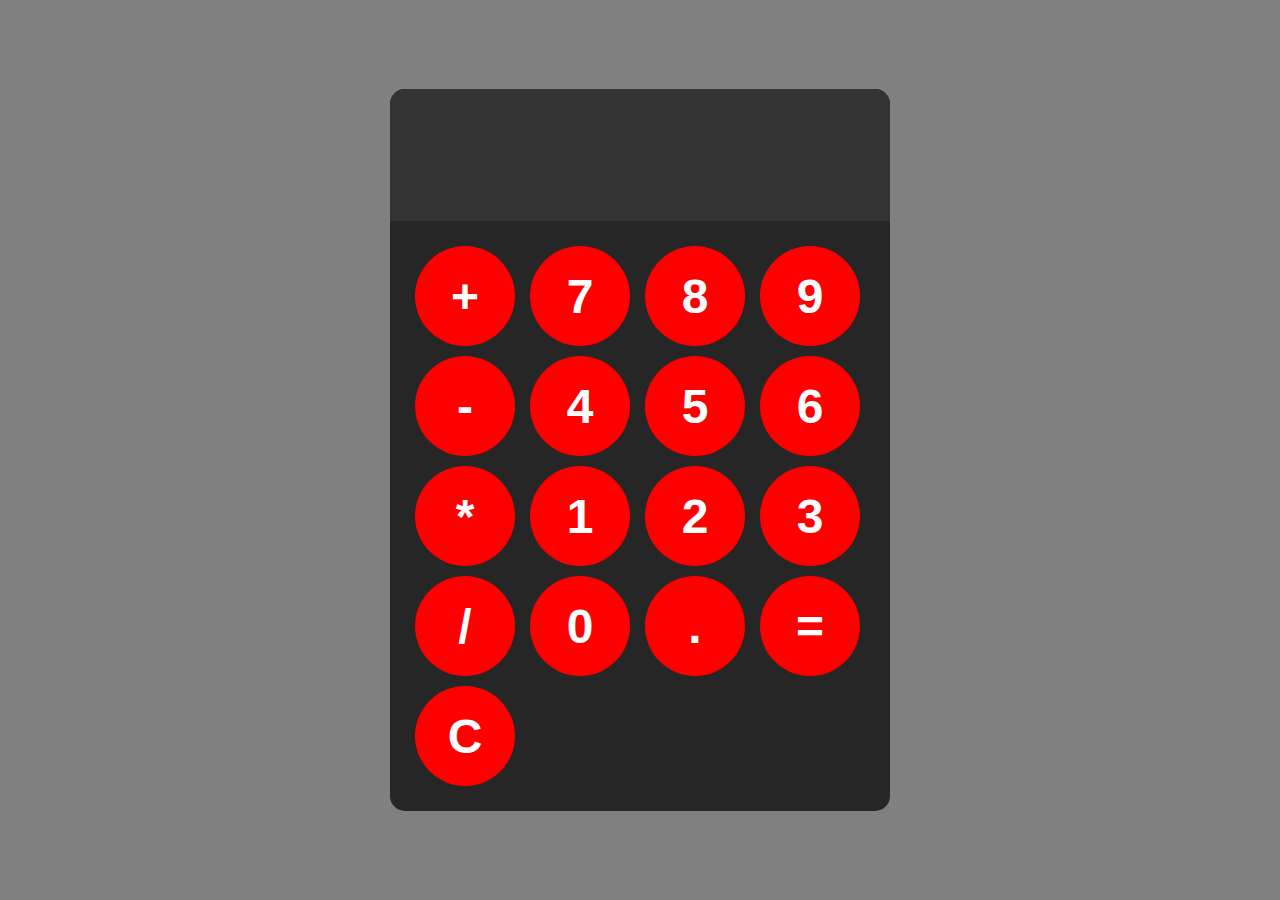
<file: Calculator/index.html>
<!DOCTYPE html>
<html lang="en">
<head>
    <meta charset="UTF-8">
    <meta name="viewport" content="width=divice-width, initial-scale=1.0">
    <title>Document</title>
    <link rel="stylesheet" href="styles.css">
</head>
<body>
    
    <div id="calculator">
        <input id="display" readonly>
        <div id="keys">
            <button onclick="appendToDisplay('+')">+</button>
            <button onclick="appendToDisplay('7')">7</button>
            <button onclick="appendToDisplay('8')">8</button>
            <button onclick="appendToDisplay('9')">9</button>
            <button onclick="appendToDisplay('-')">-</button>
            <button onclick="appendToDisplay('4')">4</button>
            <button onclick="appendToDisplay('5')">5</button>
            <button onclick="appendToDisplay('6')">6</button>
            <button onclick="appendToDisplay('*')">*</button>
            <button onclick="appendToDisplay('1')">1</button>
            <button onclick="appendToDisplay('2')">2</button>
            <button onclick="appendToDisplay('3')">3</button>
            <button onclick="appendToDisplay('/')">/</button>
            <button onclick="appendToDisplay('0')">0</button>
            <button onclick="appendToDisplay('.')">.</button>
            <button onclick="calculate()">=</button>
            <button onclick="clearDisplay()">C</button>
        </div>

    </div>

    <script src="index.js"></script>
</body>

</html>
</file>
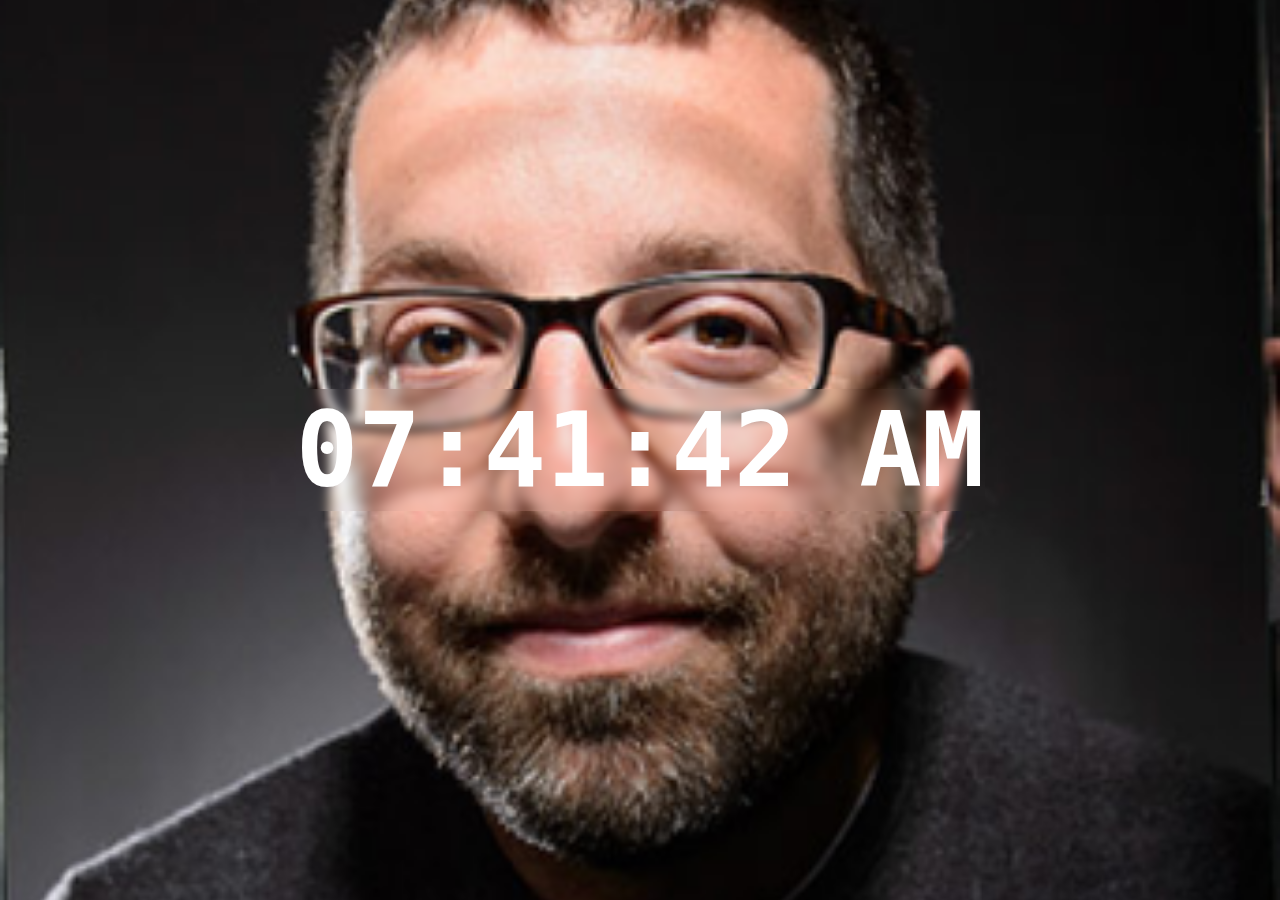
<file: Clock/index.html>
<!DOCTYPE html>
<html lang="en">
<head>
    <meta charset="UTF-8">
    <meta name="viewport" content="width=divice-width, initial-scale=1.0">
    <title>Document</title>
    <link rel="stylesheet" href="styles.css">
</head>
<body>
    <div id="clock-container">
        <div id="clock">00:00:00</div>
    </div>

    <script src="index.js"></script>
</body>
</html>
</file>
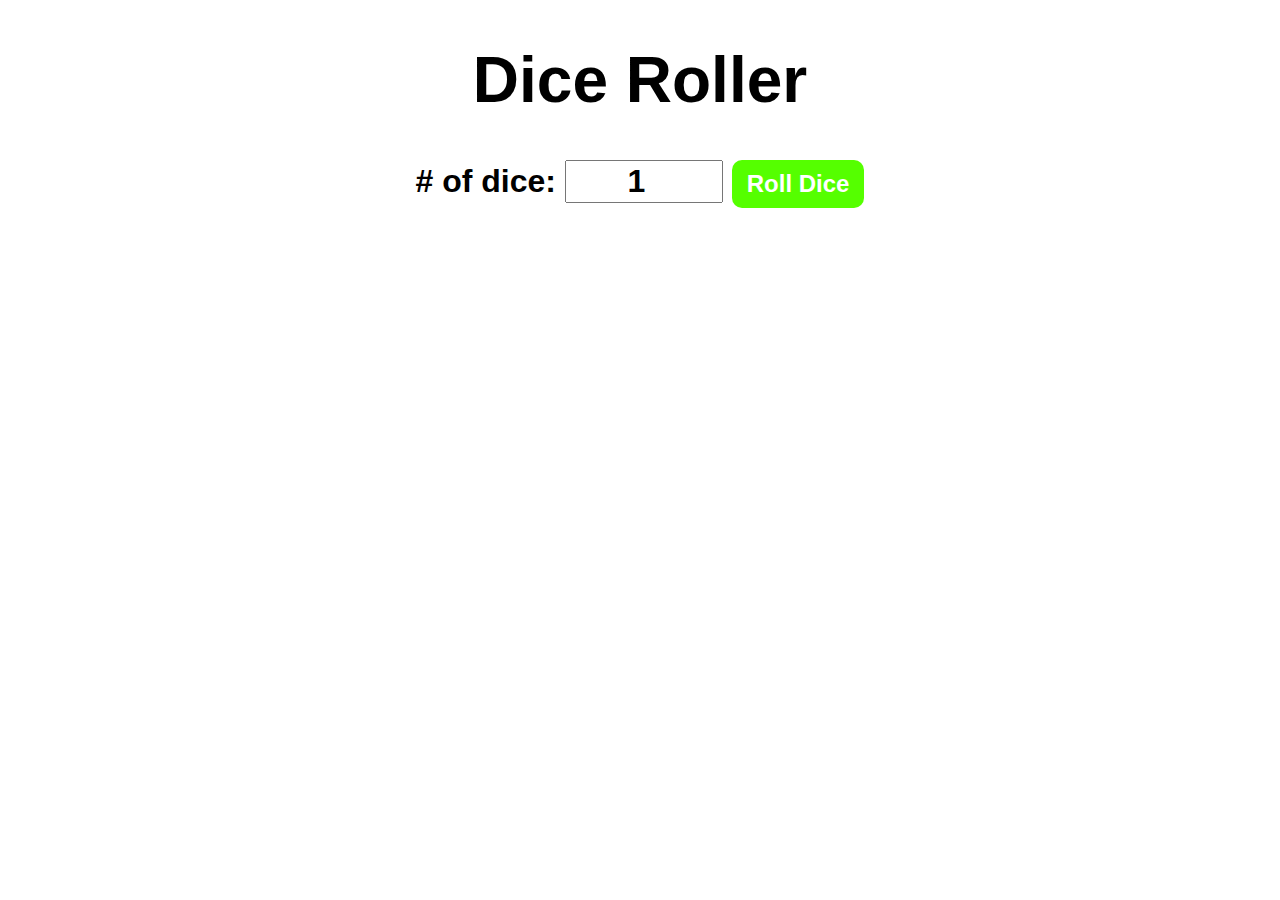
<file: Dice_Roller/index.html>
<!DOCTYPE html>
<html lang="en">
<head>
    <meta charset="UTF-8">
    <meta name="viewport" content="width=divice-width, initial-scale=1.0">
    <title>Document</title>
    <link rel="stylesheet" href="styles.css">
</head>
<body>

    <div id="container">
        <h1>Dice Roller</h1>
        <label># of dice:</label>
        <input type="number" id="numOfDice" value="1" min="1">
        <button onclick="rollDice()">Roll Dice</button>
        <div id="diceResult"></div>
        <div id="diceImages"></div>
    </div>
    
    <script src="index.js"></script>
</body>

</html>
</file>
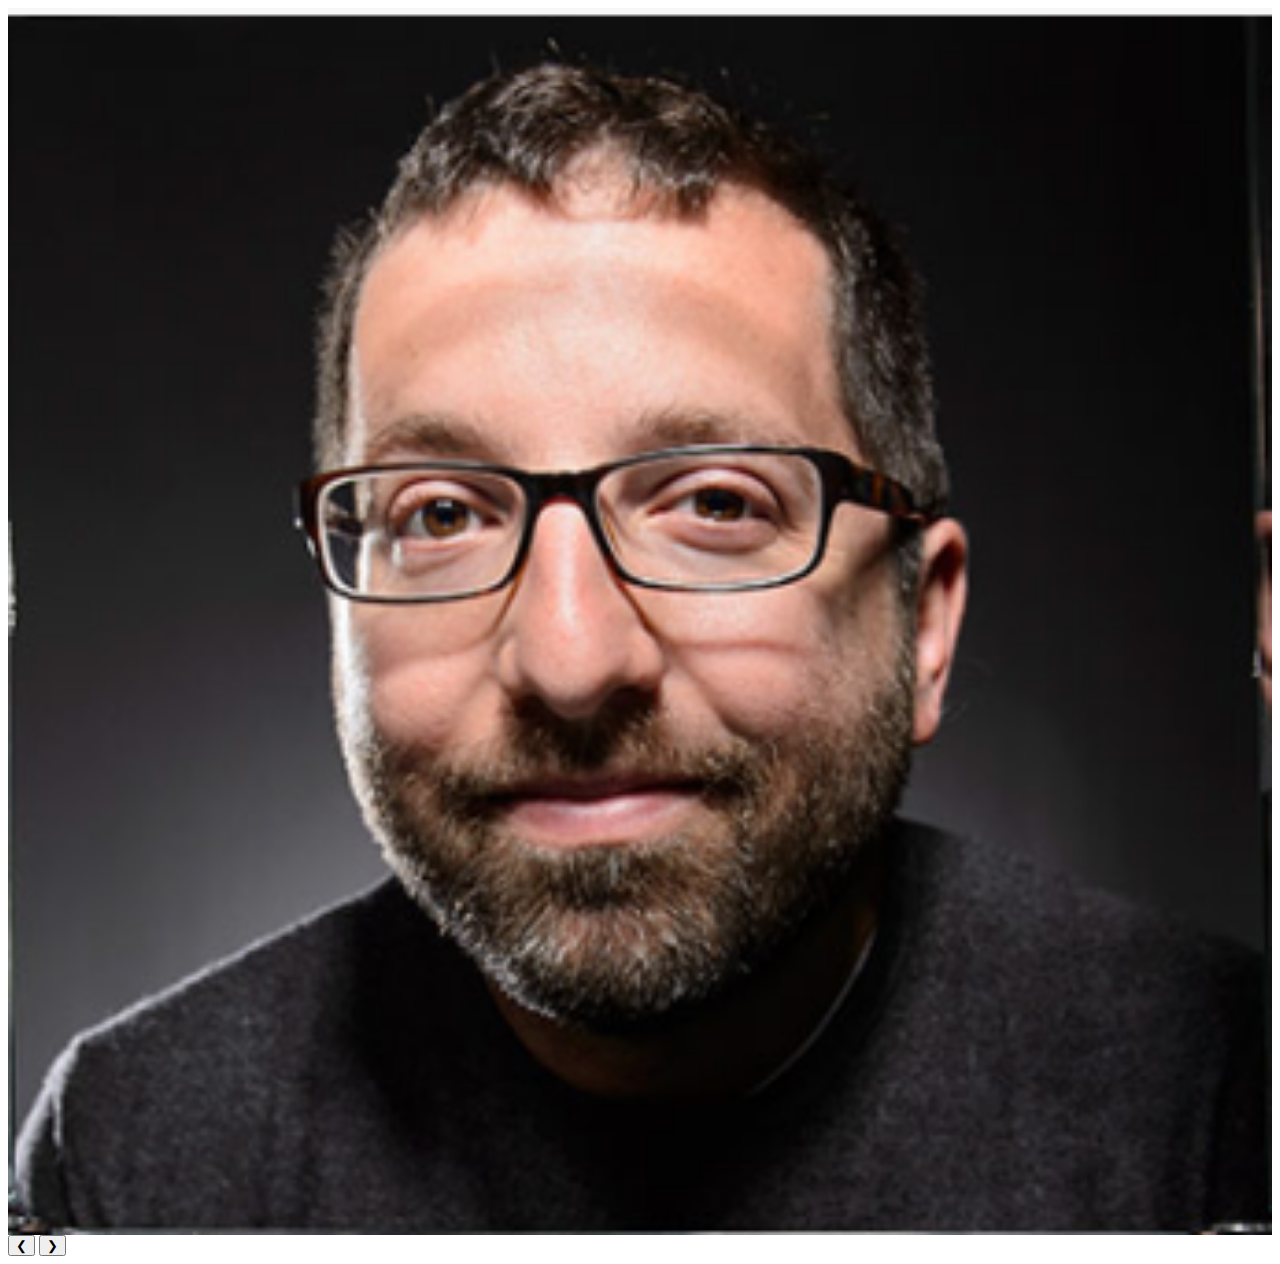
<file: Image_Slider/index.html>
<!DOCTYPE html>
<html lang="en">
<head>
    <meta charset="UTF-8">
    <meta name="viewport" content="width=divice-width, initial-scale=1.0">
    <title>Document</title>
    <link rel="stylesheet" href="styles.css">
</head>
<body>
    <div class="slider">
        <div class="slides">
            <img class="slide" src="images/jellenberg.png" alt="jellenberg">
            <img class="slide" src="images/Marc.png" alt = "Marc">
            <img class="slide" src="images/Hobbs.png" alt = "Hobbs">
            <img class="slide" src="images/Ziquan.png" alt = "Ziquan">
        </div>
        <button class="prev" onclick="prevSlide()">&#10094</button>
        <button class="next" onclick="nextSlide()">&#10095</button>
    </div>

    <script src="index.js"></script>
</body>
</html>
</file>
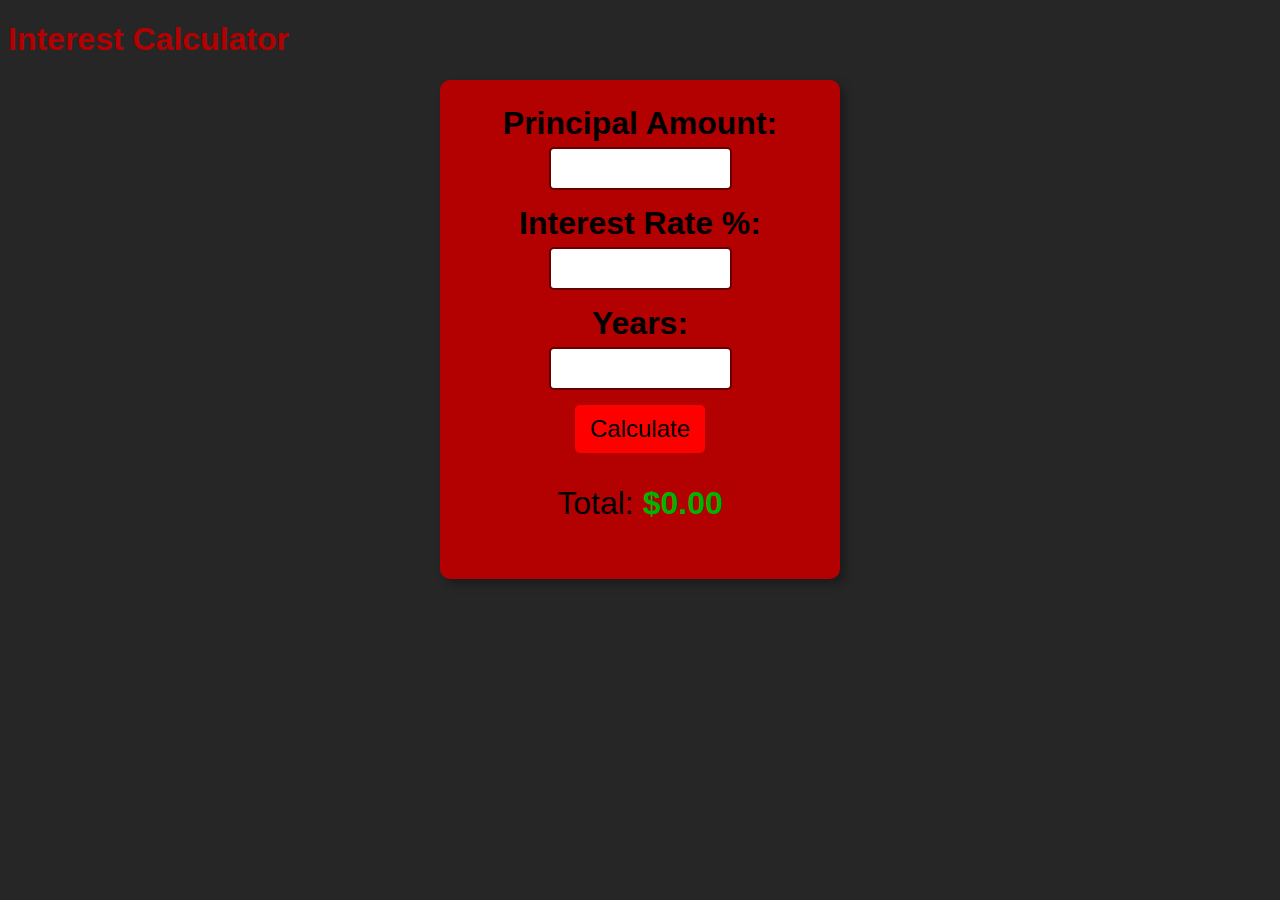
<file: Interest_Calculator/index.html>
<!DOCTYPE html>
<html lang="en">
<head>
    <meta charset="UTF-8">
    <meta name="viewport" content="width=divice-width, initial-scale=1.0">
    <title>Document</title>
    <link rel="stylesheet" href="styles.css">
</head>
<body>

    <h1>Interest Calculator</h1>
    
    <form>
        <label for="principal">Principal Amount:</label>
        <input type="number" id="principal">
        <label for="rate">Interest Rate %:</label>
        <input type="number" id="rate">
        <label for="years">Years:</label>
        <input type="number" id="years">

        <button type="button" onClick="calculate()">Calculate</button>

        <p id="total">Total: <span id="total-amount">$0.00</span></p>
    </form>

    <script src="index.js"></script>
</body>

</html>
</file>
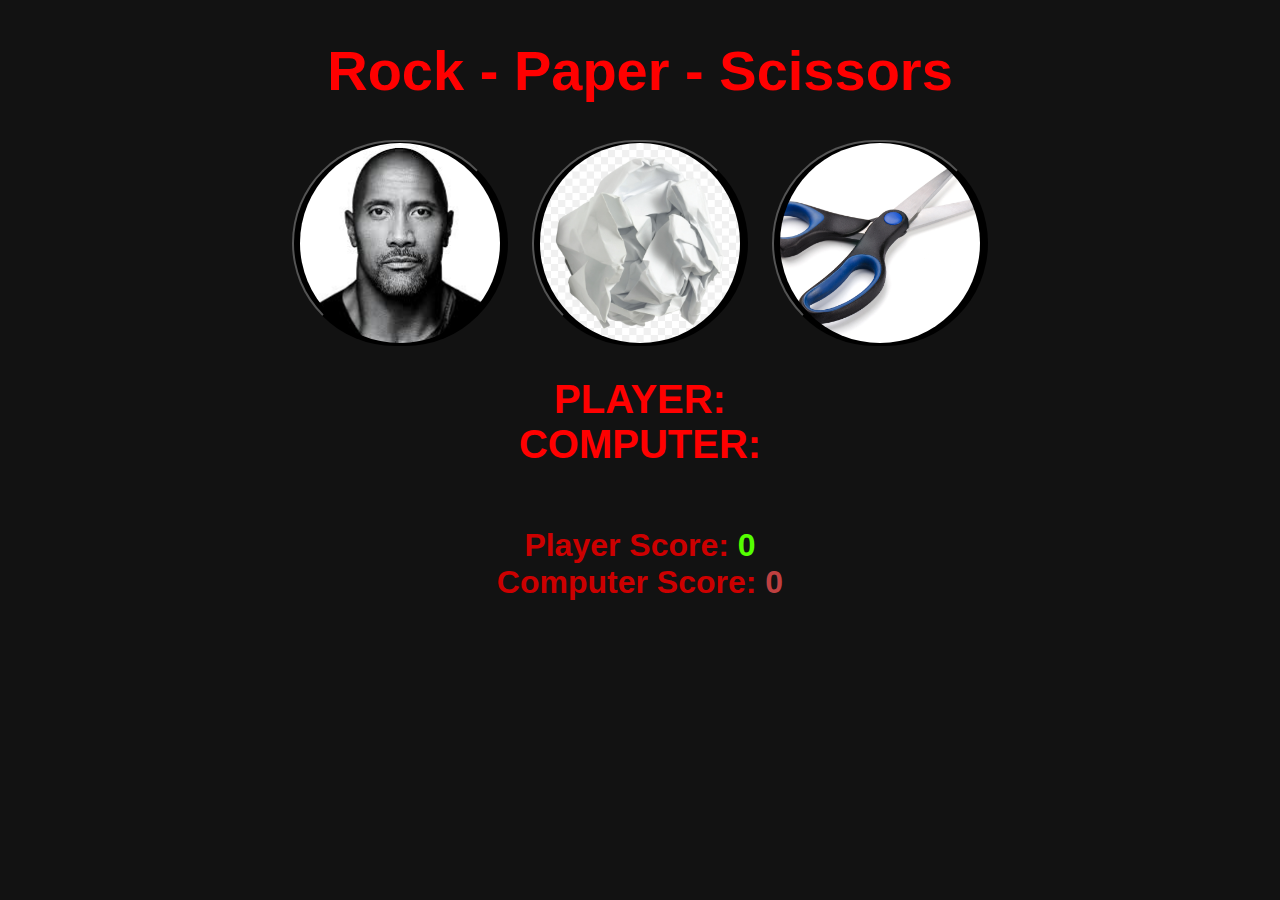
<file: Rock_Paper_Scissors/index.html>
<!DOCTYPE html>
<html lang="en">
<head>
    <meta charset="UTF-8">
    <meta name="viewport" content="width=divice-width, initial-scale=1.0">
    <title>Document</title>
    <link rel="stylesheet" href="styles.css">
</head>
<body>
    <h1>Rock - Paper - Scissors</h1>
    <div class="choices">
        <button onclick="playGame('rock')"><img src="images/rock.jpg"></button>
        <button onclick="playGame('paper')"><img src="images/paper.png"></button>
        <button onclick="playGame('scissors')"><img src="images/scissors.jpg"></button>
    </div>

    <div id="playerDisplay">PLAYER: </div>
    <div id="computerDisplay">COMPUTER: </div>
    <div id="resultDisplay"></div>

    <div id="scoreDisplay">
        Player Score: <span id="playerScoreDisplay">0</span> 
    </div>

    <div id="scoreDisplay">
        Computer Score: <span id="computerScoreDisplay">0</span> 
    </div>

    <script src="index.js"></script>
</body>
</html>
</file>
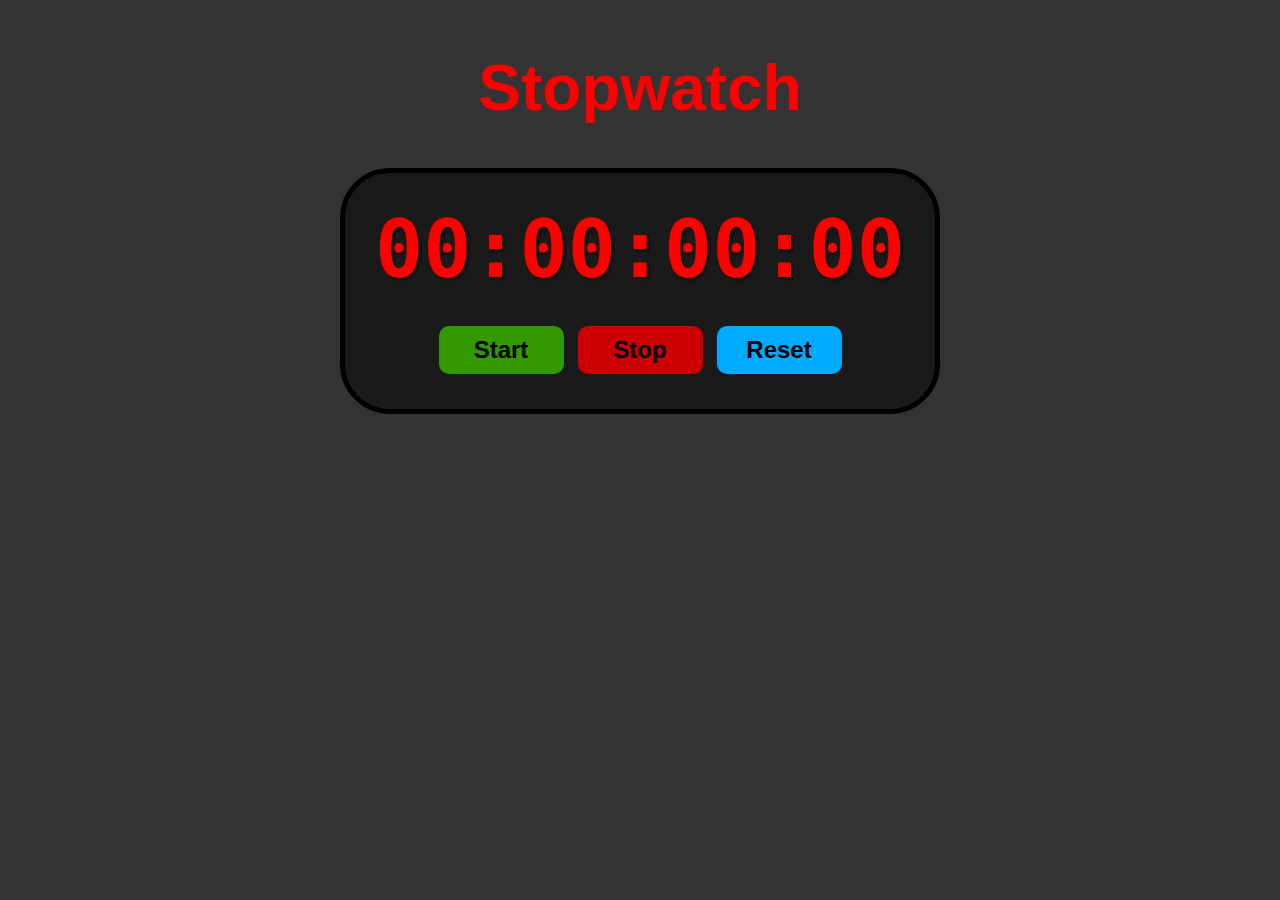
<file: Stopwatch/index.html>
<!DOCTYPE html>
<html lang="en">
<head>
    <meta charset="UTF-8">
    <meta name="viewport" content="width=divice-width, initial-scale=1.0">
    <title>Document</title>
    <link rel="stylesheet" href="styles.css">
</head>
<body>
    <h1 id="myH1">Stopwatch</h1>

    <div id="container">
        <div id="display">
            00:00:00:00
        </div>
        <div id="controls">
            <button id="startBtn" onclick="start()">Start</button>
            <button id="stopBtn" onclick="stop()">Stop</button>
            <button id="resetBtn" onclick="reset()">Reset</button>
        </div>
    </div>

    <script src="index.js"></script>
</body>
</html>
</file>
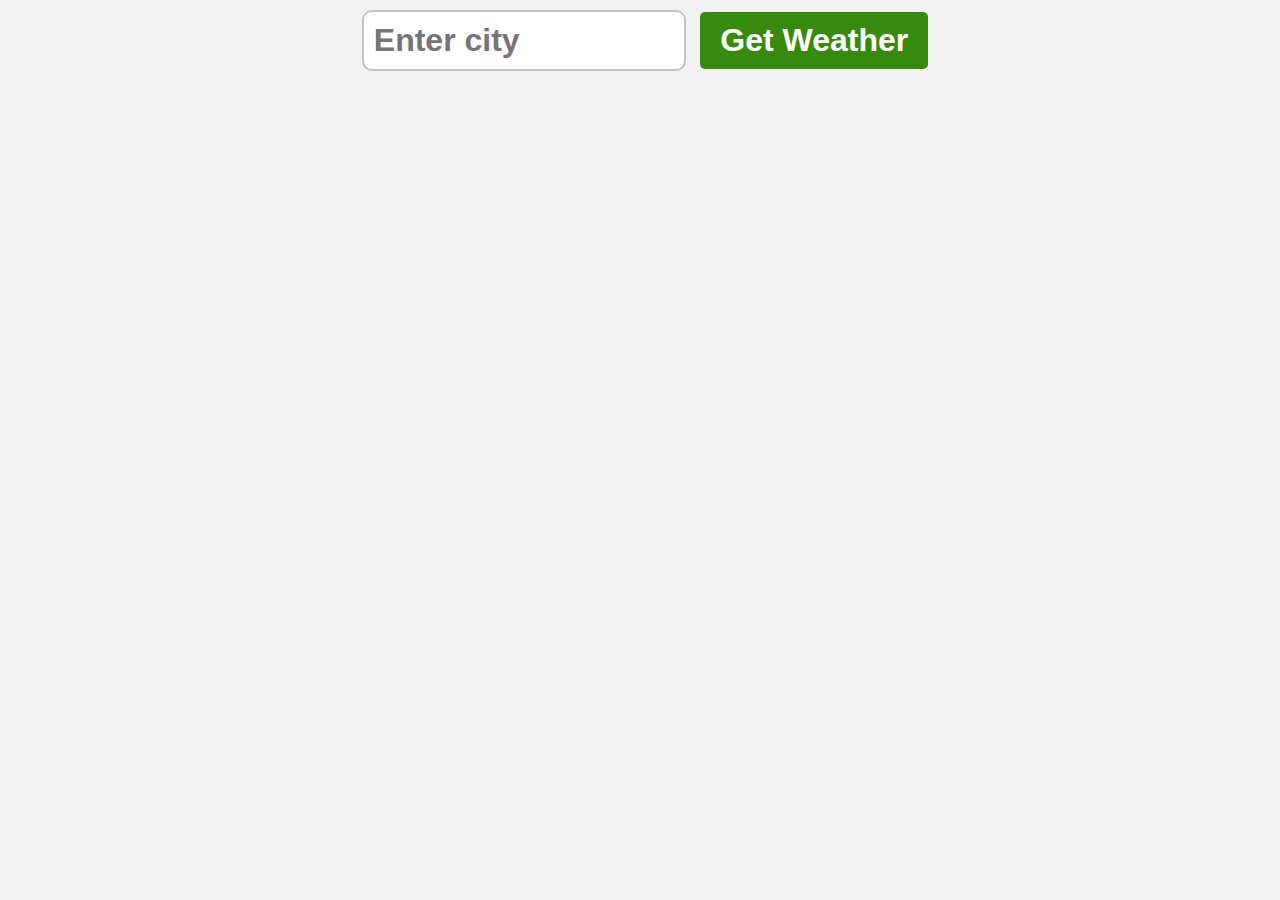
<file: Weather_App/index.html>
<!DOCTYPE html>
<html lang="en">
<head>
    <meta charset="UTF-8">
    <meta name="viewport" content="width=divice-width, initial-scale=1.0">
    <title>Document</title>
    <link rel="stylesheet" href="styles.css">
</head>
<body>

    <form class="weatherform">
        <input type="text" class="cityInput" placeholder="Enter city">
        <button type="submit">Get Weather</button>
    </form>

    <div class="card" style="display: none">
    </div>

    <script src="index.js"></script>
</body>
</html>
</file>
<file: Calculator/styles.css>
body{
    margin: 0;
    display: flex;
    justify-content: center;
    align-items: center;
    height: 100vh;
    background-color: grey;
}

#calculator{
    font-family: Arial, sans-serif;
    background-color: hsl(0, 0%, 15%);
    border-radius: 15px;
    max-width: 500px;
    overflow: hidden;
}

#display{
    width: 100%;
    padding: 20px;
    font-size: 5rem;
    text-align: left;
    border: none;
    background-color: hsl(0, 0%, 20%);
    color: white;
}

#keys{
    display: grid;
    grid-template-columns: repeat(4, 1fr);
    gap: 10px;
    padding: 25px;
}

button{
    width: 100px;
    height: 100px;
    border-radius: 50px;
    border: none;
    background-color: red;
    color: white;
    font-size: 3rem;
    font-weight: bold;
    cursor: pointer;
}
button:hover{
    background-color: rgb(255, 100, 100);
}
button:active{
    background-color: pink;
}
</file>
<file: Clock/styles.css>
body{
    background-image: url(images/jellenberg.png);
    background-position: center;
    background-repeat: no-repeat;
    background-size: cover;
    margin: 0;
}
#clock-container{
    display: flex;
    justify-content: center;
    align-items: center;
    height: 100vh;
}
#clock{
    font-family: monospace;
    font-size: 6.5rem;
    font-weight: bold;
    text-align: center;
    color: white;
    backdrop-filter: blur(5px);
    background-color: hsla(0, 0, 100%, 0.1);
}
</file>
<file: Dice_Roller/styles.css>
#container{
    font-family: Arial, sans-serif;
    text-align: center;
    font-size: 2rem;
    font-weight: bold;
}
button{
    font-size: 1.5rem;
    padding: 10px 15px;
    border-radius: 10px;
    border: none;
    background-color: hsl(100, 100%, 50%);
    color: white;
    font-weight: bold;
    cursor: pointer;
}
button:hover{
    background-color: hsl(100, 100%, 60%);
}
button:active{
    background-color: hsl(100, 100%, 70%);
}
input{
    font-size: 2rem;
    width: 150px;
    text-align: center;
    font-weight: bold;
}
#diceResult{
    margin: 25px;
}
#diceImages img{
    width: 150px;
    margin: 5px;
}
</file>
<file: Image_Slider/styles.css>
.slider{
    position: relative;
    width: 100%;
    margin: auto;
    overflow: hidden;
}
.slider img{
    width: 100%;
    display: none;
}
img.displaySlide {
    display: block;
}
</file>
<file: Interest_Calculator/styles.css>
body{
    font-family: Arial, sans-serif;
    background-color: hsl(0,0%, 15%);
}
h1{
    color: hsl(0, 100%, 35%)
}
form{
    background-color: hsl(0, 100%, 35%);
    max-width: 350px;
    margin: auto;
    padding: 25px;
    border-radius: 10px;
    box-shadow: 5px 5px 10px hsla(0, 0%, 0%, 0.3);
    display: flex;
    flex-direction: column;
    align-items: center;
}
label{
    font-size: 2em;
    font-weight: bold;
}
input{
    width: 50%;
    text-align: center;
    font-size: 2em;
    border: 2px solid hsl(0, 100%, 20%);
    border-radius: 5px;
    margin-top: 5px;
    margin-bottom: 15px;
}
button{
    background-color: hsl(0, 100%, 50%);
    font-size: 1.5em;
    border: none;
    border-radius: 5px;
    padding: 10px 15px;
}
button:hover{
    background-color: hsl(0, 100%, 60%);
}
button:active{
    background-color: hsl(0, 100%, 70%);
}
#total{
    font-size: 2em;
}
#total-amount{
    color: hsl(120, 100%, 35%);
    font-weight: bold;
}
</file>
<file: Rock_Paper_Scissors/styles.css>
body{
    font-family: Arial, sans-serif;
    font-weight: bold;
    margin: 0;
    display: flex;
    flex-direction: column;
    align-items: center;
    background-color: hsl(0, 0%, 7%);
}
h1{
    font-size: 3.5rem;
    color: hsl(0, 100%, 50%);
}
.choices{
    margin-bottom: 30px;
}
.choices button{
    font-size: 7.5rem;
    min-width: 160px;
    margin: 0 10px;
    border-radius: 250px;
    background-color: black;
    cursor: pointer;
    transition: background-color 0.5 ease
}
.choices button:hover{
    background-color: hsl(0, 0%, 20%);
}
img{
    float: left;
    width: 200px;
    height: 200px;
    border-radius: 50%;
    background-color: black;
    object-fit: cover;
}
#playerDisplay, #computerDisplay{
    color: hsl(0, 100%, 50%);
    font-size: 2.5rem;
}
#resultDisplay{
    color: hsl(0, 100%, 60%);
    font-size: 5rem;
    margin: 30px 0;
}
#scoreDisplay{
    font-size: 2rem;
    color: hsl(0, 100%, 40%);
}
#playerScoreDisplay {
    color: hsl(100, 100%, 50%);
}
#computerScoreDisplay {
    color: hsl(0, 50%, 50%);
}
</file>
<file: Stopwatch/styles.css>
body{
    display: flex;
    flex-direction: column;
    align-items: center;
    background-color: hsl(0, 0%, 20%);
}
#myH1{
    font-size: 4rem;
    font-family: Arial, sans-serif;
    color: hsl(0, 100%, 50%);
}
#container{
    display: flex;
    flex-direction: column;
    align-items: center;
    padding: 30px;
    border: 5px solid;
    border-radius: 50px;
    background-color: hsl(0, 0%, 10%);
}
#display{
    font-size: 5rem;
    font-family: monospace;
    font-weight: bold;
    color: hsl(0, 100%, 50%);
    text-shadow: 2px 2px 2px hsla(0, 0%, 0%, 0.75);
    margin-bottom: 25px;
}
#controls button{
    font-size: 1.5rem;
    font-weight: bold;
    padding: 10px 20px;
    margin: 5px;
    min-width: 125px;
    border: none;
    border-radius: 10px;
    cursor: pointer;
    color:black;
    transition: background-color 0.5s ease;
}
#startBtn{
    background-color: hsl(100, 100%, 30%);
}
#startBtn:hover{
    background-color: hsl(100, 100%, 40%);
}
#startBtn:active{
    background-color: hsl(100, 100%, 50%);
}

#stopBtn{
    background-color: hsl(0, 100%, 40%);
}
#stopBtn:hover{
    background-color: hsl(0, 100%, 50%);
}
#stopBtn:active{
    background-color: hsl(0, 100%, 60%);
}

#resetBtn{
    background-color: hsl(200, 100%, 50%);
}
#resetBtn:hover{
    background-color: hsl(200, 100%, 60%);
}
#resetBtn:active{
    background-color: hsl(200, 100%, 70%);
}
</file>
<file: Weather_App/styles.css>
body{
    font-family: Arial, sans-serif;
    background-color: hsl(0, 0%, 95%);
    margin: 0;
    display: flex;
    flex-direction: column;
    align-items: center;
}
.weatherForm{
    margin: 20px;
}
.cityInput{
    padding: 10px;
    font-size: 2rem;
    font-weight: bold;
    border: 2px solid hsla(0, 0%, 20%, 0.3);
    border-radius: 10px;
    margin: 10px;
    width: 300px;
}
button[type="submit"]{
    padding: 10px 20px;
    font-weight: bold;
    font-size: 2rem;
    background-color: hsl(100, 80%, 30%);
    color: white;
    border: none;
    border-radius: 5px;
    cursor: pointer;
}
button[type="submit"]:hover{
    background-color: hsl(100, 80%, 40%);
}
button[type="submit"]:active{
    background-color: hsl(100, 80%, 50%);
}
.card{
    background: linear-gradient(180deg, hsl(210, 100%, 75%), hsl(40, 100%, 75%)); 
    padding: 50px;
    border-radius: 10px;
    box-shadow: 2px 2px 5px hsla(0, 0, 0%, 0.5);
    min-width: 300px;
    flex-direction: column;
    align-items: center;
}
h1{
    font-size: 3.5rem;
    margin-top: 0;
    margin-bottom: 25px;
}
p{
    font-size: 1.5rem;
    margin: 5px 0;
}
.cityDisplay, .tempDisplay{
    font-size: 3.5rem;
    font-weight: bold;
    color: hsla(0, 0%, 0%, 0.75);
    margin-bottom: 25px;
}
.descDisplay{
    font-style: italic;
    font-weight: bold;
    font-size: 2rem;
}
.weatherEmoji{
    margin: 0;
    font-size: 7.5rem;
}
.errorDisplay{
    font-size: 2.5rem;
    font-weight: bold;
    color: hsla(0, 0%, 0%, 0.75)
}
</file>
